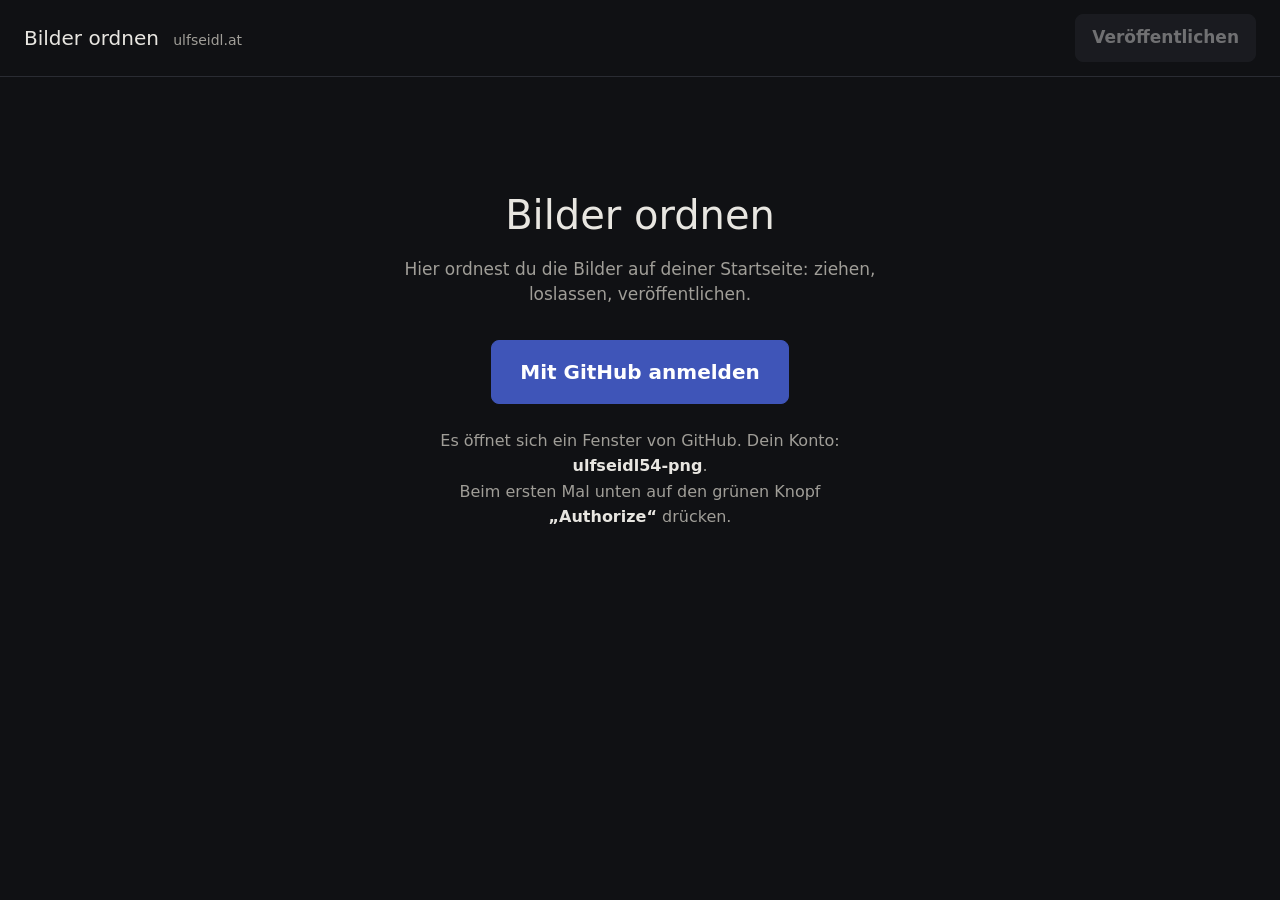
<file: static/admin/index.html>
<!doctype html>
<html lang="de">
<head>
<meta charset="utf-8">
<meta name="viewport" content="width=device-width,initial-scale=1">
<meta name="robots" content="noindex,nofollow">
<title>Bilder ordnen – ulfseidl.at</title>
<link rel="stylesheet" href="ordnen.css?v=4">
</head>
<body>
<div class="kopf">
<header class="leiste">
  <div class="name">Bilder ordnen <small>ulfseidl.at</small></div>
  <div class="knoepfe">
    <button id="neu-knopf" type="button" hidden>＋ Neues Bild</button>
    <button id="vorher" type="button" hidden>Vorherigen Stand holen</button>
    <button id="zuruecksetzen" type="button" hidden>Änderungen verwerfen</button>
    <button id="veroeffentlichen" class="haupt" type="button" disabled>Veröffentlichen</button>
  </div>
</header>
<p id="status" class="status" role="status" aria-live="polite"></p>
</div>

<section id="anmelden" class="anmelden" hidden>
  <h1>Bilder ordnen</h1>
  <p>Hier ordnest du die Bilder auf deiner Startseite: ziehen, loslassen, veröffentlichen.</p>
  <button id="anmeldeknopf" class="haupt gross" type="button">Mit GitHub anmelden</button>
  <p class="hinweis">Es öffnet sich ein Fenster von GitHub. Dein Konto: <b>ulfseidl54-png</b>.<br>Beim ersten Mal unten auf den grünen Knopf <b>„Authorize“</b> drücken.</p>
</section>

<main id="arbeit" hidden>
  <p class="hilfe"><span class="maus">Bild anfassen und an die neue Stelle ziehen – oder einmal anklicken und die Knöpfe unten benützen.</span><span class="finger">Bild antippen und die Knöpfe unten benützen.</span> Neues Bild: oben „＋ Neues Bild“. Wenn alles passt: oben rechts „Veröffentlichen“.</p>
  <div id="serie-jc" class="serie"></div>
  <section class="bereich" data-platz="auswahl">
    <h2>Auswahl <small>groß auf der Startseite</small></h2>
    <div class="feld" data-platz="auswahl"></div>
  </section>
  <div id="serie-mazar" class="serie"></div>
  <section class="bereich" data-platz="zeitreise">
    <h2>Zeitreise <small>alle weiteren Bilder darunter</small></h2>
    <div class="feld" data-platz="zeitreise"></div>
  </section>
</main>

<div id="werkzeug" class="werkzeug" hidden>
  <span id="werkzeug-titel"></span>
  <button type="button" data-tu="anfang">⇤ an den Anfang</button>
  <button type="button" data-tu="vor">← nach links</button>
  <button type="button" data-tu="nach">nach rechts →</button>
  <button type="button" data-tu="ende">ans Ende ⇥</button>
  <button type="button" data-tu="wechseln" id="wechseln"></button>
  <button type="button" data-tu="entfernen" class="gefahr">Von der Seite nehmen</button>
  <button type="button" data-tu="fertig" class="leise">✕ Auswahl aufheben</button>
</div>

<dialog id="neu-dialog" class="neu">
  <form method="dialog" id="neu-form">
    <h2>Neues Bild</h2>
    <label class="ablage" id="ablage">
      <input type="file" id="neu-datei" accept="image/*" hidden>
      <img id="neu-vorschau" alt="" hidden>
      <span id="ablage-text">Foto hierher ziehen<br><small>oder hier klicken und auswählen</small></span>
    </label>
    <p id="neu-meldung" class="meldung" hidden></p>
    <label class="feldname">Titel <input id="neu-titel" required autocomplete="off"></label>
    <div class="zwei">
      <label class="feldname">Jahr <input id="neu-jahr" autocomplete="off" placeholder="z. B. 2025"></label>
      <label class="feldname">Maße <input id="neu-masse" autocomplete="off" placeholder="z. B. 50 × 70 cm"></label>
    </div>
    <label class="feldname">Technik <input id="neu-technik" autocomplete="off" placeholder="z. B. Öl auf Leinwand"></label>
    <fieldset class="wahl"><legend>Seite</legend>
      <label><input type="radio" name="bereich" value="malerei"> Malerei</label>
      <label><input type="radio" name="bereich" value="grafik"> Grafik</label>
    </fieldset>
    <fieldset class="wahl"><legend>Wohin auf der Startseite</legend>
      <label><input type="radio" name="platz" value="zeitreise" checked> Zeitreise</label>
      <label><input type="radio" name="platz" value="auswahl"> Auswahl (groß oben)</label>
    </fieldset>
    <div class="unten">
      <button type="button" id="neu-abbrechen" class="leise">Abbrechen</button>
      <span id="neu-fehlt" class="fehlt" aria-live="polite"></span>
      <button type="submit" id="neu-ok" class="haupt gross" disabled>Hinzufügen</button>
    </div>
  </form>
</dialog>

<script src="ordnen-logik.js?v=4"></script>
<script src="ordnen.js?v=4"></script>
</body>
</html>
</file>
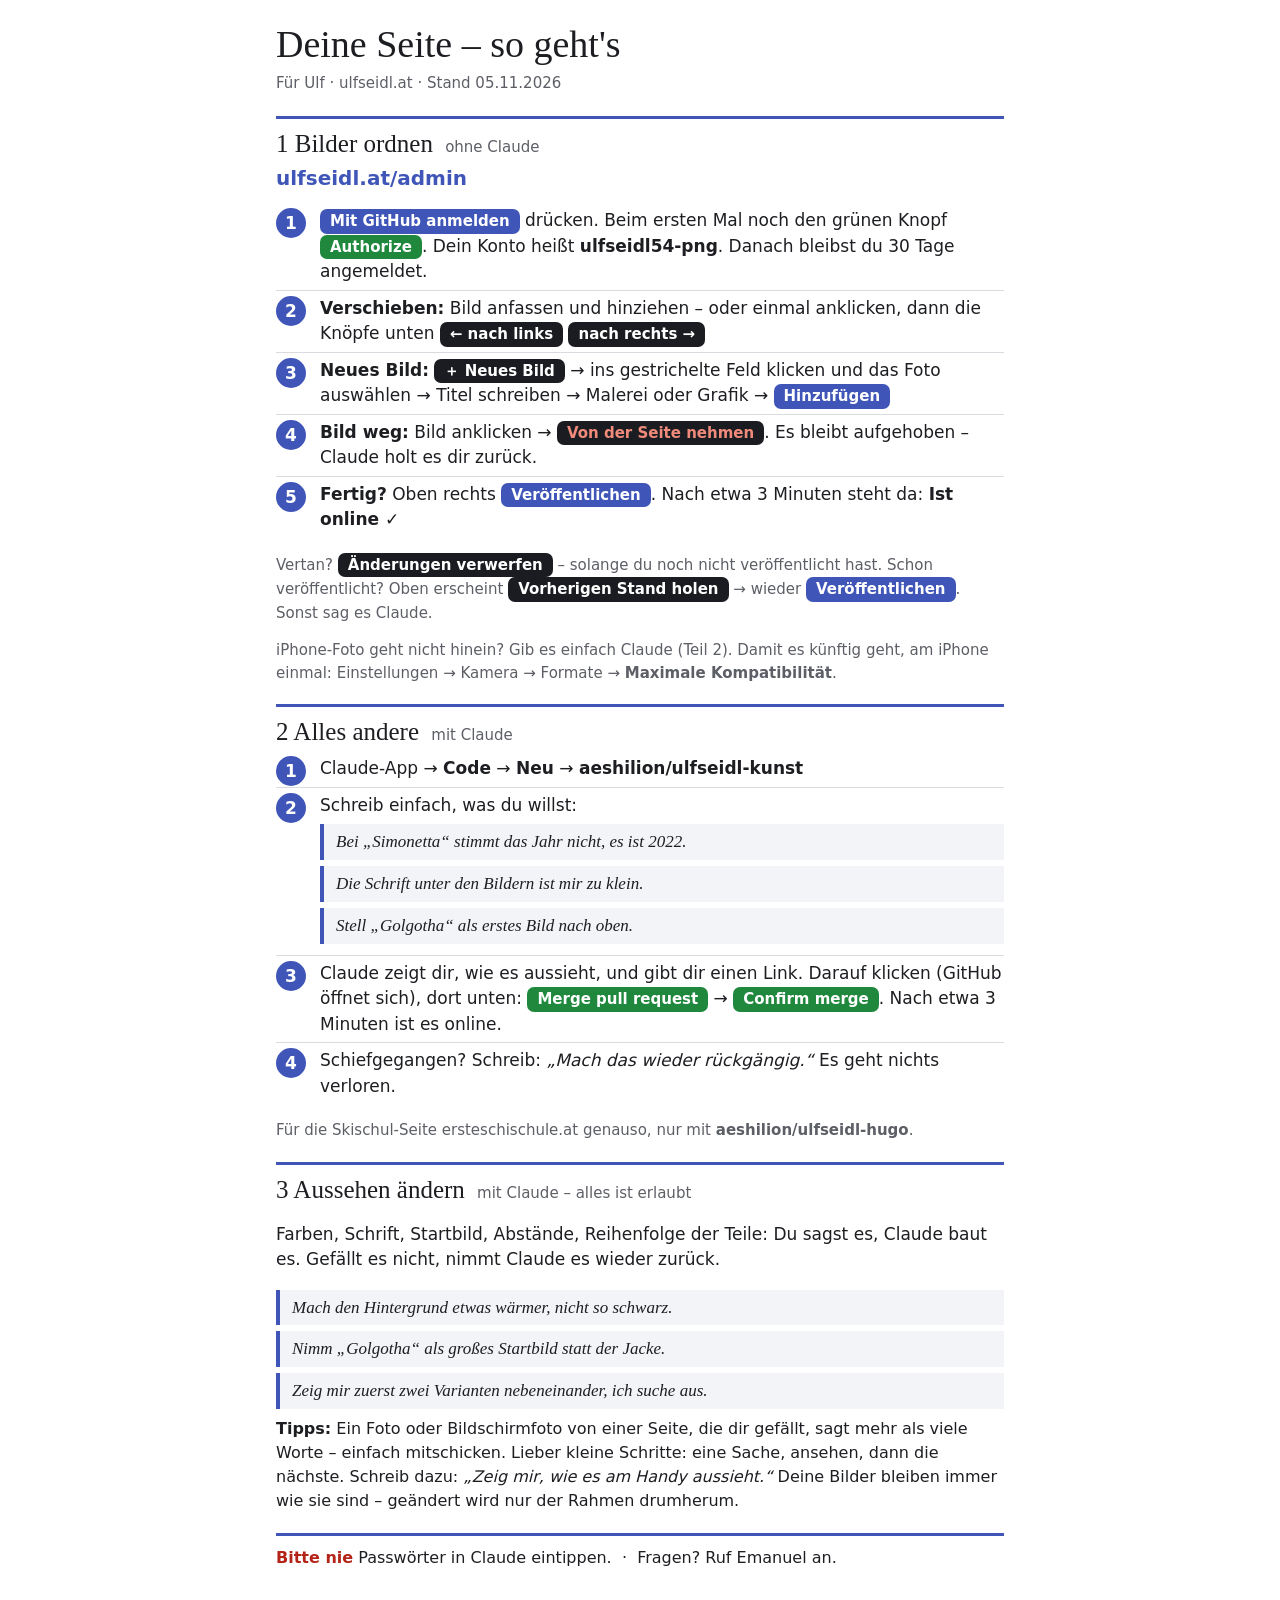
<file: anleitung/kurzanleitung.html>
<!doctype html>
<html lang="de">
<head>
<meta charset="utf-8">
<meta name="viewport" content="width=device-width,initial-scale=1">
<title>Deine Seite – so geht's</title>
<style>
  @page{size:A4;margin:9mm 12mm}
  :root{--blau:#3f55b8;--text:#1d1e22;--leise:#5d5f66;--linie:#d9dbe1;--feld:#f3f4f8}
  *{box-sizing:border-box}
  body{margin:0;background:#fff;color:var(--text);font:17px/1.5 system-ui,-apple-system,sans-serif}
  .blatt{max-width:760px;margin:0 auto;padding:24px 16px}
  h1{font:400 38px/1.1 Georgia,"Times New Roman",serif;margin:0}
  .unter{color:var(--leise);margin:6px 0 22px;font-size:15px}
  section{border-top:3px solid var(--blau);padding-top:10px;margin:0 0 20px;break-inside:avoid}
  h2{font:400 25px/1.2 Georgia,serif;margin:0 0 4px}
  h2 small{font:15px system-ui,sans-serif;color:var(--leise);margin-left:6px}
  .adresse{font-size:20px;font-weight:600;color:var(--blau);margin:2px 0 10px}
  ol{margin:0;padding:0;list-style:none;counter-reset:s}
  ol li{counter-increment:s;position:relative;padding:5px 0 5px 44px;border-bottom:1px solid var(--linie)}
  ol li:last-child{border-bottom:0}
  ol li::before{content:counter(s);position:absolute;left:0;top:5px;width:30px;height:30px;border-radius:50%;background:var(--blau);color:#fff;font-weight:600;text-align:center;line-height:30px}
  li b{font-weight:600}
  .k{display:inline-block;background:#1a1c21;color:#fff;border-radius:7px;padding:1px 10px;font-size:15px;font-weight:600;white-space:nowrap}
  .k.haupt{background:var(--blau)}
  .k.gruen{background:#1f883d}
  .k.rot{background:#1a1c21;color:#f08a7a}
  .leise{color:var(--leise);font-size:15px}
  .satz{background:var(--feld);border-left:4px solid var(--blau);padding:6px 12px;margin:6px 0;font:italic 17px/1.4 Georgia,serif}
  .nie{margin:0;font-size:16px}
  .tipps{margin:8px 0 0;font-size:16px}
  .nie b{color:#b42318}
  @media print{body{font-size:13.5px;line-height:1.4}.tipps,.nie,p{font-size:13.5px}.leise{font-size:12.5px}.k{font-size:12.5px;padding:0 7px}.blatt{padding:0}h1{font-size:27px}.unter{margin:3px 0 9px;font-size:12.5px}h2{font-size:19px}section{margin-bottom:8px;padding-top:5px}ol li{padding:2px 0 2px 34px}ol li::before{width:22px;height:22px;line-height:22px;top:2px;font-size:12px}.satz{font-size:13.5px;padding:2px 9px;margin:3px 0}.adresse{font-size:16px;margin:0 0 3px}.tipps{margin-top:5px}}
</style>
</head>
<body>
<div class="blatt">
  <h1>Deine Seite – so geht's</h1>
  <p class="unter">Für Ulf · ulfseidl.at · Stand 05.11.2026</p>

  <section>
    <h2>1 Bilder ordnen <small>ohne Claude</small></h2>
    <p class="adresse">ulfseidl.at/admin</p>
    <ol>
      <li><span class="k haupt">Mit GitHub anmelden</span> drücken. Beim ersten Mal noch den grünen Knopf <span class="k gruen">Authorize</span>. Dein Konto heißt <b>ulfseidl54-png</b>. Danach bleibst du 30 Tage angemeldet.</li>
      <li><b>Verschieben:</b> Bild anfassen und hinziehen – oder einmal anklicken, dann die Knöpfe unten <span class="k">← nach links</span> <span class="k">nach rechts →</span></li>
      <li><b>Neues Bild:</b> <span class="k">＋ Neues Bild</span> → ins gestrichelte Feld klicken und das Foto auswählen → Titel schreiben → Malerei oder Grafik → <span class="k haupt">Hinzufügen</span></li>
      <li><b>Bild weg:</b> Bild anklicken → <span class="k rot">Von der Seite nehmen</span>. Es bleibt aufgehoben – Claude holt es dir zurück.</li>
      <li><b>Fertig?</b> Oben rechts <span class="k haupt">Veröffentlichen</span>. Nach etwa 3 Minuten steht da: <b>Ist online ✓</b></li>
    </ol>
    <p class="leise">Vertan? <span class="k">Änderungen verwerfen</span> – solange du noch nicht veröffentlicht hast. Schon veröffentlicht? Oben erscheint <span class="k">Vorherigen Stand holen</span> → wieder <span class="k haupt">Veröffentlichen</span>. Sonst sag es Claude.</p>
    <p class="leise">iPhone-Foto geht nicht hinein? Gib es einfach Claude (Teil 2). Damit es künftig geht, am iPhone einmal: Einstellungen → Kamera → Formate → <b>Maximale Kompatibilität</b>.</p>
  </section>

  <section>
    <h2>2 Alles andere <small>mit Claude</small></h2>
    <ol>
      <li>Claude-App → <b>Code</b> → <b>Neu</b> → <b>aeshilion/ulfseidl-kunst</b></li>
      <li>Schreib einfach, was du willst:
        <div class="satz">Bei „Simonetta“ stimmt das Jahr nicht, es ist 2022.</div>
        <div class="satz">Die Schrift unter den Bildern ist mir zu klein.</div>
        <div class="satz">Stell „Golgotha“ als erstes Bild nach oben.</div>
      </li>
      <li>Claude zeigt dir, wie es aussieht, und gibt dir einen Link. Darauf klicken (GitHub öffnet sich), dort unten: <span class="k gruen">Merge pull request</span> → <span class="k gruen">Confirm merge</span>. Nach etwa 3 Minuten ist es online.</li>
      <li>Schiefgegangen? Schreib: <i>„Mach das wieder rückgängig.“</i> Es geht nichts verloren.</li>
    </ol>
    <p class="leise">Für die Skischul-Seite ersteschischule.at genauso, nur mit <b>aeshilion/ulfseidl-hugo</b>.</p>
  </section>

  <section>
    <h2>3 Aussehen ändern <small>mit Claude – alles ist erlaubt</small></h2>
    <p>Farben, Schrift, Startbild, Abstände, Reihenfolge der Teile: Du sagst es, Claude baut es. Gefällt es nicht, nimmt Claude es wieder zurück.</p>
    <div class="satz">Mach den Hintergrund etwas wärmer, nicht so schwarz.</div>
    <div class="satz">Nimm „Golgotha“ als großes Startbild statt der Jacke.</div>
    <div class="satz">Zeig mir zuerst zwei Varianten nebeneinander, ich suche aus.</div>
    <p class="tipps"><b>Tipps:</b> Ein Foto oder Bildschirmfoto von einer Seite, die dir gefällt, sagt mehr als viele Worte – einfach mitschicken. Lieber kleine Schritte: eine Sache, ansehen, dann die nächste. Schreib dazu: <i>„Zeig mir, wie es am Handy aussieht.“</i> Deine Bilder bleiben immer wie sie sind – geändert wird nur der Rahmen drumherum.</p>
  </section>

  <section>
    <p class="nie"><b>Bitte nie</b> Passwörter in Claude eintippen. &nbsp;·&nbsp; Fragen? Ruf Emanuel an.</p>
  </section>
</div>
</body>
</html>
</file>
<file: static/admin/ordnen.css>
:root{--grund:#101114;--flaeche:#1a1c21;--text:#e8e6e1;--leise:#a09e98;--blau:#8ea2ec;--linie:#2a2c33;--rot:#f08a7a;--gruen:#8fd19e;color-scheme:dark}
*{box-sizing:border-box}
[hidden]{display:none!important}
body{margin:0;background:var(--grund);color:var(--text);font:17px/1.5 system-ui,-apple-system,sans-serif}
button{font:inherit;color:inherit;background:var(--flaeche);border:1px solid #3a3d46;border-radius:8px;padding:10px 16px;cursor:pointer}
button:hover{border-color:var(--blau)}
button:focus-visible{outline:3px solid var(--blau);outline-offset:2px}
button:disabled{opacity:.4;cursor:default;border-color:#3a3d46}
.haupt{background:#3f55b8;border-color:#3f55b8;color:#fff;font-weight:600}
.haupt:disabled{background:#2a2c33;border-color:#2a2c33}
.gross{font-size:20px;padding:16px 28px}
.leise{background:none}

.kopf{position:sticky;top:0;z-index:20;background:rgba(16,17,20,.97);border-bottom:1px solid var(--linie)}
.leiste{display:flex;justify-content:space-between;align-items:center;gap:12px;padding:14px 24px}
.name{font-size:20px}.name small{color:var(--leise);font-size:14px;margin-left:8px}
.knoepfe{display:flex;gap:10px}
.status{margin:0;padding:0 24px 12px;font-size:18px}
.status:empty{display:none}
.status.gut{color:var(--gruen)}.status.schlecht{color:var(--rot)}
.status a{color:var(--blau)}
.status .punkt{display:inline-block;width:10px;height:10px;border-radius:50%;background:var(--blau);margin-right:10px;animation:puls 1.2s infinite}
@keyframes puls{50%{opacity:.25}}

.anmelden{max-width:520px;margin:12vh auto;padding:0 24px;text-align:center}
.anmelden h1{font-weight:400;font-size:40px;margin:0 0 12px}
.anmelden p{color:var(--leise);margin:0 0 32px}
.anmelden .hinweis{margin:24px 0 0;font-size:16px;line-height:1.6}.anmelden .hinweis b{color:var(--text)}
.hilfe .finger{display:none}
@media (pointer:coarse){.hilfe .maus{display:none}.hilfe .finger{display:inline}}

main{padding:0 24px 140px}
.hilfe{color:var(--leise);margin:4px 0 24px}
.bereich{margin:0 0 36px}
.bereich h2{font-weight:400;font-size:26px;margin:0 0 12px}
.bereich h2 small{font-size:15px;color:var(--leise);margin-left:10px}
.feld{display:grid;grid-template-columns:repeat(auto-fill,minmax(170px,1fr));gap:14px;min-height:150px;padding:12px;border:2px dashed var(--linie);border-radius:12px}
.feld.ziel{border-color:var(--blau)}
.kachel{position:relative;touch-action:manipulation;margin:0;padding:8px;background:var(--flaeche);border:2px solid transparent;border-radius:10px;cursor:grab;user-select:none;-webkit-user-select:none}
.kachel:hover{border-color:#3a3d46}
.kachel.gewaehlt{border-color:var(--blau);box-shadow:0 0 0 3px rgba(142,162,236,.35)}
.kachel.zieht{opacity:.3}
.kachel.geist{position:fixed;left:0;top:0;z-index:50;pointer-events:none;opacity:.92;border-color:var(--blau);box-shadow:0 20px 50px rgba(0,0,0,.7)}
body.zieht-gerade,body.zieht-gerade *{cursor:grabbing!important;user-select:none}
.kachel.davor::before,.kachel.danach::after{content:"";position:absolute;top:0;bottom:0;width:5px;border-radius:3px;background:var(--blau)}
.kachel.davor::before{left:-10px}.kachel.danach::after{right:-10px}
.kachel .bb{display:flex;gap:3px;height:130px;align-items:center;justify-content:center;background:#0c0d10;border-radius:6px;overflow:hidden}
.kachel img{max-height:130px;max-width:100%;min-width:0;object-fit:contain;pointer-events:none;-webkit-user-drag:none}
.kachel .bb img{flex:0 1 auto}
.kachel figcaption{font-size:14px;margin-top:6px;line-height:1.3}
.kachel figcaption span{display:block;color:var(--leise);font-size:13px}
.kachel .nr{position:absolute;top:12px;left:12px;background:rgba(16,17,20,.85);border-radius:4px;padding:0 6px;font-size:12px;color:var(--leise)}

.serie{display:flex;align-items:center;gap:14px;margin:0 0 30px;padding:10px 14px;border:1px solid var(--linie);border-radius:12px;background:#15161a;opacity:.8}
.serie .bb{display:flex;gap:3px}
.serie img{height:70px;width:auto}
.serie p{margin:0;color:var(--leise);font-size:15px}
.serie b{color:var(--text);font-weight:500}

.werkzeug{position:fixed;left:50%;bottom:18px;transform:translateX(-50%);z-index:30;display:flex;flex-wrap:wrap;align-items:center;gap:8px;max-width:calc(100vw - 24px);padding:12px 14px;background:#22252c;border:1px solid var(--blau);border-radius:14px;box-shadow:0 16px 40px rgba(0,0,0,.6)}
.werkzeug span{font-weight:600;margin-right:6px;max-width:220px;overflow:hidden;text-overflow:ellipsis;white-space:nowrap}
.gefahr{color:var(--rot);border-color:#5a3a36}
.gefahr:hover{border-color:var(--rot)}
.kachel.neu-werk::after{content:"neu";position:absolute;top:12px;right:12px;background:var(--gruen);color:#102014;border-radius:4px;padding:0 6px;font-size:12px;font-weight:600}
.neu{width:min(620px,calc(100vw - 24px));max-height:calc(100vh - 24px);padding:0;background:var(--flaeche);color:var(--text);border:1px solid #3a3d46;border-radius:16px}
.neu::backdrop{background:rgba(0,0,0,.7)}
.neu form{padding:24px 28px;display:flex;flex-direction:column;gap:16px}
.neu h2{margin:0;font-weight:400;font-size:28px}
.ablage{display:flex;align-items:center;justify-content:center;min-height:220px;border:2px dashed #4a4d58;border-radius:12px;background:#0c0d10;cursor:pointer;text-align:center;color:var(--leise);font-size:20px;overflow:hidden}
.ablage.ziel,.ablage:hover{border-color:var(--blau)}
.ablage img{max-height:300px;max-width:100%;display:block}
.ablage small{font-size:15px}
.feldname{display:flex;flex-direction:column;gap:6px;font-size:16px;color:var(--leise)}
.feldname input{font:inherit;font-size:19px;color:var(--text);background:#0c0d10;border:1px solid #3a3d46;border-radius:8px;padding:10px 12px}
.feldname input:focus{outline:3px solid var(--blau);outline-offset:1px}
.zwei{display:grid;grid-template-columns:1fr 1fr;gap:14px}
.wahl{border:0;margin:0;padding:0;display:flex;flex-wrap:wrap;gap:10px}
.wahl legend{font-size:16px;color:var(--leise);margin-bottom:6px;padding:0}
.wahl label{display:flex;align-items:center;gap:8px;padding:10px 16px;border:1px solid #3a3d46;border-radius:8px;cursor:pointer;font-size:18px}
.wahl label:has(input:checked){border-color:var(--blau);background:#262b3d}
.wahl input{width:20px;height:20px;accent-color:#5b72d6}
.meldung{margin:0;color:var(--rot)}
.unten{display:flex;justify-content:space-between;align-items:center;gap:12px}
.fehlt{flex:1;text-align:right;color:var(--leise);font-size:15px}
@media (max-width:520px){.zwei{grid-template-columns:1fr}}
@media (prefers-reduced-motion:reduce){.status .punkt{animation:none}}
</file>
